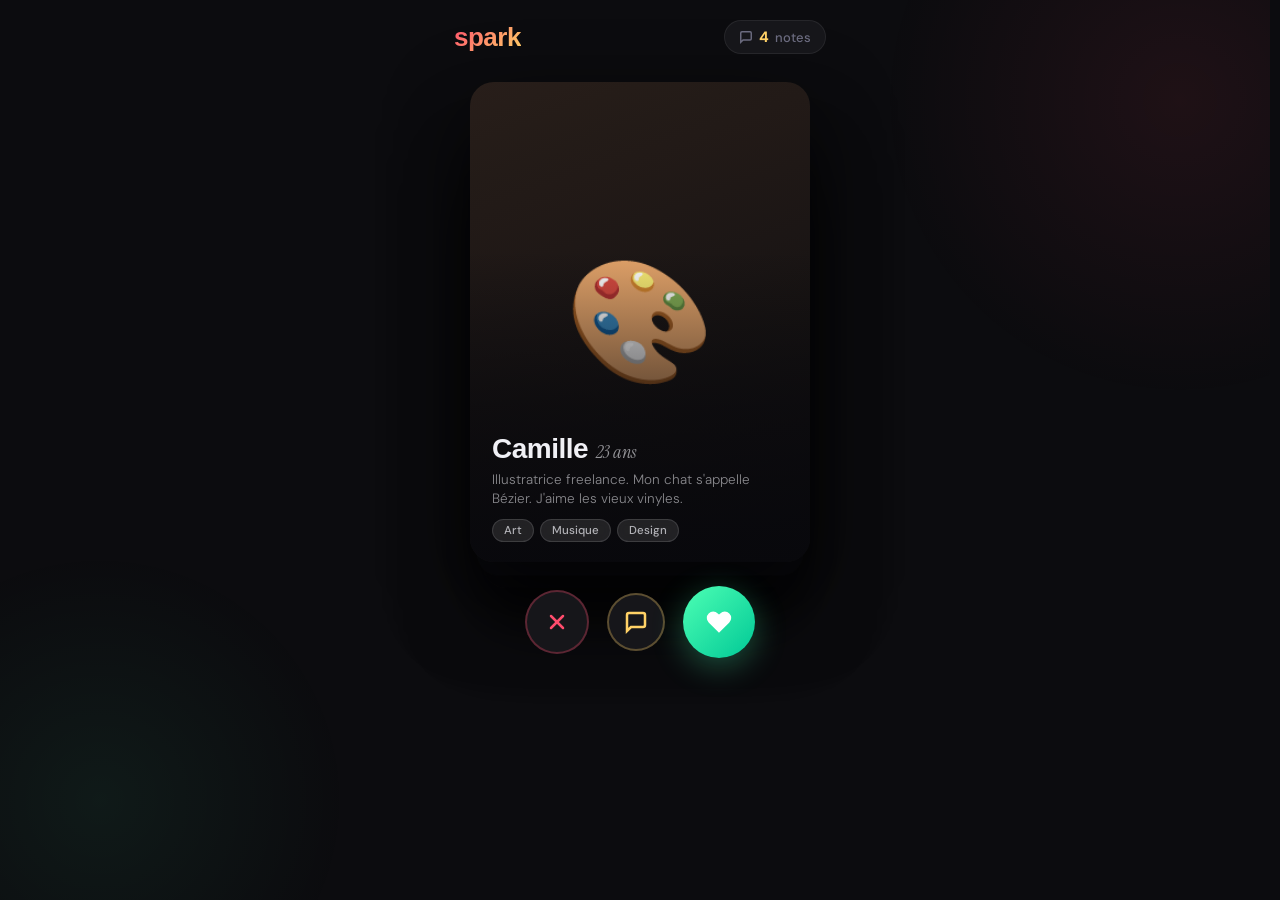
<file: frontend/index.html>
<!DOCTYPE html>
<html lang="fr">
<head>
  <meta charset="UTF-8">
  <meta name="viewport" content="width=device-width, initial-scale=1.0">
  <title>Spark</title>
  <link href="https://api.fontshare.com/v2/css?f[]=clash-display@400,600,700&display=swap" rel="stylesheet">
  <link href="https://fonts.googleapis.com/css2?family=Instrument+Serif:ital@0;1&family=DM+Sans:wght@300;400;500&display=swap" rel="stylesheet">
  <link rel="stylesheet" href="style.css">
</head>
<body>

  <header>
    <div class="logo">spark</div>
    <div class="notes-badge" id="notesBadge" onclick="toggleNotesPanel()">
      <svg width="14" height="14" viewBox="0 0 24 24" fill="none" stroke="currentColor" stroke-width="2.5">
        <path d="M21 15a2 2 0 0 1-2 2H7l-4 4V5a2 2 0 0 1 2-2h14a2 2 0 0 1 2 2z"/>
      </svg>
      <span class="count" id="notesLeft">4</span> notes
    </div>
  </header>

  <div class="stack" id="stack"></div>

  <div class="empty-state" id="emptyState">
    <div class="empty-emoji">🌙</div>
    <div class="empty-title">C'est tout pour aujourd'hui</div>
    <div class="empty-sub">Reviens demain pour de nouveaux profils</div>
  </div>

  <div class="actions" id="actions">
    <button class="action-btn btn-nope" onclick="swipeCard('left')" title="Passer">
      <svg viewBox="0 0 24 24" fill="none" stroke="#ff4d6d" stroke-width="2.5" stroke-linecap="round">
        <line x1="18" y1="6" x2="6" y2="18"/>
        <line x1="6" y1="6" x2="18" y2="18"/>
      </svg>
    </button>
    <button class="action-btn btn-note" onclick="openNoteModal()" title="Envoyer une note" id="noteBtn">
      <svg viewBox="0 0 24 24" fill="none" stroke="#ffd166" stroke-width="2.5" stroke-linecap="round">
        <path d="M21 15a2 2 0 0 1-2 2H7l-4 4V5a2 2 0 0 1 2-2h14a2 2 0 0 1 2 2z"/>
      </svg>
    </button>
    <button class="action-btn btn-like" onclick="swipeCard('right')" title="Liker">
      <svg viewBox="0 0 24 24" fill="white" stroke="none">
        <path d="M20.84 4.61a5.5 5.5 0 0 0-7.78 0L12 5.67l-1.06-1.06a5.5 5.5 0 0 0-7.78 7.78l1.06 1.06L12 21.23l7.78-7.78 1.06-1.06a5.5 5.5 0 0 0 0-7.78z"/>
      </svg>
    </button>
  </div>

  <div class="modal-overlay" id="modalOverlay" onclick="handleOverlayClick(event)">
    <div class="modal">
      <div class="modal-handle"></div>
      <div class="modal-title" id="modalName">Envoyer une note à</div>
      <div class="modal-sub" id="notesRemaining">Il te reste <strong>4</strong> notes aujourd'hui</div>
      <textarea class="note-textarea" id="noteText" placeholder="Dis quelque chose d'authentique..." maxlength="200"></textarea>
      <div class="char-count"><span id="charCount">0</span>/200</div>
      <div class="modal-actions">
        <button class="btn btn-cancel" onclick="closeModal()">Annuler</button>
        <button class="btn btn-send" id="sendBtn" onclick="sendNote()">Envoyer avec le like ❤️</button>
      </div>
    </div>
  </div>

  <div class="notes-panel" id="notesPanel">
    <div class="panel-header">
      <div class="panel-title">Notes envoyées</div>
      <div class="panel-close" onclick="toggleNotesPanel()">
        <svg width="16" height="16" viewBox="0 0 24 24" fill="none" stroke="currentColor" stroke-width="2.5">
          <line x1="18" y1="6" x2="6" y2="18"/>
          <line x1="6" y1="6" x2="18" y2="18"/>
        </svg>
      </div>
    </div>
    <div id="notesList"></div>
  </div>

  <div class="toast-container" id="toastContainer"></div>

  <script src="script.js"></script>
</body>
</html>
</file>
<file: frontend/style.css>
:root {
  --bg: #0c0c0f;
  --surface: #16161a;
  --card-bg: #1e1e24;
  --accent: #ff4d6d;
  --accent2: #4dffb4;
  --accent3: #ffd166;
  --text: #f0f0f5;
  --muted: #6b6b7f;
  --border: rgba(255,255,255,0.07);
  --like: #4dffb4;
  --nope: #ff4d6d;
  --shadow: 0 32px 80px rgba(0,0,0,0.6);
}

* { box-sizing: border-box; margin: 0; padding: 0; }

body {
  background: var(--bg);
  color: var(--text);
  font-family: 'DM Sans', sans-serif;
  height: 100dvh;
  display: flex;
  flex-direction: column;
  align-items: center;
  overflow: hidden;
  position: relative;
}

/* Ambient background */
body::before {
  content: '';
  position: fixed;
  width: 600px; height: 600px;
  background: radial-gradient(circle, rgba(255,77,109,0.08) 0%, transparent 70%);
  top: -200px; right: -200px;
  pointer-events: none;
}
body::after {
  content: '';
  position: fixed;
  width: 500px; height: 500px;
  background: radial-gradient(circle, rgba(77,255,180,0.06) 0%, transparent 70%);
  bottom: -150px; left: -150px;
  pointer-events: none;
}

/* ── HEADER ── */
header {
  width: 100%;
  max-width: 420px;
  padding: 20px 24px 0;
  display: flex;
  justify-content: space-between;
  align-items: center;
  position: relative;
  z-index: 10;
}

.logo {
  font-family: 'Clash Display', sans-serif;
  font-size: 26px;
  font-weight: 700;
  letter-spacing: -0.5px;
  background: linear-gradient(135deg, var(--accent), var(--accent3));
  -webkit-background-clip: text;
  -webkit-text-fill-color: transparent;
}

.notes-badge {
  display: flex;
  align-items: center;
  gap: 6px;
  background: var(--surface);
  border: 1px solid var(--border);
  border-radius: 20px;
  padding: 6px 14px;
  font-size: 13px;
  font-weight: 500;
  color: var(--muted);
  cursor: pointer;
  transition: all .3s;
}
.notes-badge .count {
  color: var(--accent3);
  font-weight: 700;
  font-size: 15px;
}
.notes-badge.pulse {
  border-color: var(--accent3);
  box-shadow: 0 0 12px rgba(255,209,102,0.3);
}

/* ── CARD STACK ── */
.stack {
  position: relative;
  width: 340px;
  height: 480px;
  margin: 28px auto 0;
  flex-shrink: 0;
}

.card {
  position: absolute;
  width: 100%;
  height: 100%;
  border-radius: 24px;
  overflow: hidden;
  cursor: grab;
  user-select: none;
  box-shadow: var(--shadow);
  transform-origin: center bottom;
  transition: transform 0.15s ease;
  will-change: transform;
  touch-action: none;
}
.card:active { cursor: grabbing; }
.card:nth-child(1) { z-index: 3; }
.card:nth-child(2) { z-index: 2; transform: scale(0.96) translateY(14px); }
.card:nth-child(3) { z-index: 1; transform: scale(0.92) translateY(28px); }

.card-gradient {
  position: absolute;
  bottom: 0; left: 0; right: 0;
  height: 65%;
  background: linear-gradient(to top, rgba(8,8,12,0.95) 0%, rgba(8,8,12,0.6) 50%, transparent 100%);
  pointer-events: none;
}

.card-info {
  position: absolute;
  bottom: 0; left: 0; right: 0;
  padding: 24px 22px 20px;
}
.card-name {
  font-family: 'Clash Display', sans-serif;
  font-size: 28px;
  font-weight: 700;
  line-height: 1.1;
  letter-spacing: -0.5px;
}
.card-age {
  font-family: 'Instrument Serif', serif;
  font-style: italic;
  font-size: 18px;
  color: rgba(240,240,245,0.6);
  margin-left: 8px;
}
.card-desc {
  font-size: 13.5px;
  color: rgba(240,240,245,0.55);
  margin-top: 6px;
  font-weight: 300;
  line-height: 1.4;
}
.card-tags {
  display: flex;
  flex-wrap: wrap;
  gap: 6px;
  margin-top: 10px;
}
.tag {
  background: rgba(255,255,255,0.1);
  border: 1px solid rgba(255,255,255,0.12);
  border-radius: 20px;
  padding: 3px 11px;
  font-size: 11.5px;
  font-weight: 500;
  color: rgba(240,240,245,0.7);
  backdrop-filter: blur(4px);
}

/* ── SWIPE INDICATORS ── */
.indicator {
  position: absolute;
  top: 32px;
  padding: 8px 20px;
  border-radius: 12px;
  font-family: 'Clash Display', sans-serif;
  font-size: 22px;
  font-weight: 700;
  letter-spacing: 2px;
  border: 3px solid;
  opacity: 0;
  transition: opacity 0.1s;
  pointer-events: none;
  z-index: 10;
}
.indicator.like {
  right: 20px;
  color: var(--like);
  border-color: var(--like);
  transform: rotate(12deg);
}
.indicator.nope {
  left: 20px;
  color: var(--nope);
  border-color: var(--nope);
  transform: rotate(-12deg);
}

/* ── NOTE MODAL ── */
.modal-overlay {
  position: fixed;
  inset: 0;
  background: rgba(0,0,0,0.7);
  backdrop-filter: blur(8px);
  z-index: 100;
  display: flex;
  align-items: flex-end;
  justify-content: center;
  opacity: 0;
  pointer-events: none;
  transition: opacity 0.3s;
}
.modal-overlay.open {
  opacity: 1;
  pointer-events: all;
}
.modal {
  background: var(--surface);
  border: 1px solid var(--border);
  border-radius: 28px 28px 0 0;
  width: 100%;
  max-width: 420px;
  padding: 28px 24px 40px;
  transform: translateY(100%);
  transition: transform 0.4s cubic-bezier(0.34, 1.56, 0.64, 1);
}
.modal-overlay.open .modal {
  transform: translateY(0);
}
.modal-handle {
  width: 40px; height: 4px;
  background: var(--border);
  border-radius: 99px;
  margin: 0 auto 24px;
}
.modal-title {
  font-family: 'Clash Display', sans-serif;
  font-size: 20px;
  font-weight: 700;
  margin-bottom: 6px;
}
.modal-sub {
  font-size: 13px;
  color: var(--muted);
  margin-bottom: 20px;
}

.note-textarea {
  width: 100%;
  background: var(--card-bg);
  border: 1px solid var(--border);
  border-radius: 16px;
  padding: 16px;
  color: var(--text);
  font-family: 'DM Sans', sans-serif;
  font-size: 15px;
  resize: none;
  height: 110px;
  outline: none;
  transition: border-color .2s;
  line-height: 1.5;
}
.note-textarea:focus { border-color: rgba(255,77,109,0.5); }
.note-textarea::placeholder { color: var(--muted); }

.char-count {
  font-size: 12px;
  color: var(--muted);
  text-align: right;
  margin-top: 6px;
  margin-bottom: 18px;
}
.modal-actions { display: flex; gap: 10px; }

/* ── BUTTONS ── */
.btn {
  flex: 1;
  padding: 15px;
  border-radius: 16px;
  font-family: 'DM Sans', sans-serif;
  font-size: 15px;
  font-weight: 600;
  cursor: pointer;
  border: none;
  transition: all .2s;
}
.btn-cancel {
  background: var(--card-bg);
  color: var(--muted);
  border: 1px solid var(--border);
}
.btn-cancel:hover { background: rgba(255,255,255,0.07); }
.btn-send {
  background: linear-gradient(135deg, var(--accent), #c9184a);
  color: white;
}
.btn-send:hover { transform: translateY(-1px); box-shadow: 0 8px 24px rgba(255,77,109,0.4); }
.btn-send:disabled { opacity: 0.4; pointer-events: none; }

/* ── ACTION BUTTONS ── */
.actions {
  display: flex;
  align-items: center;
  justify-content: center;
  gap: 18px;
  margin-top: 24px;
  position: relative;
  z-index: 5;
}
.action-btn {
  width: 58px; height: 58px;
  border-radius: 50%;
  border: none;
  cursor: pointer;
  display: flex;
  align-items: center;
  justify-content: center;
  transition: all 0.2s cubic-bezier(0.34, 1.56, 0.64, 1);
}
.action-btn:hover { transform: scale(1.1); }
.action-btn:active { transform: scale(0.95); }
.btn-nope {
  background: var(--surface);
  border: 2px solid rgba(255,77,109,0.3);
  width: 64px; height: 64px;
}
.btn-note {
  background: var(--surface);
  border: 2px solid rgba(255,209,102,0.3);
}
.btn-like {
  background: linear-gradient(135deg, #4dffb4, #00c896);
  border: none;
  width: 72px; height: 72px;
  box-shadow: 0 8px 32px rgba(77,255,180,0.3);
}
.action-btn svg { width: 24px; height: 24px; pointer-events: none; }
.btn-like svg  { width: 28px; height: 28px; }

/* ── TOAST ── */
.toast-container {
  position: fixed;
  top: 24px;
  left: 50%;
  transform: translateX(-50%);
  z-index: 200;
  display: flex;
  flex-direction: column;
  gap: 8px;
  pointer-events: none;
}
.toast {
  background: var(--surface);
  border: 1px solid var(--border);
  border-radius: 14px;
  padding: 12px 20px;
  font-size: 14px;
  font-weight: 500;
  white-space: nowrap;
  animation: toastIn .4s cubic-bezier(0.34, 1.56, 0.64, 1) forwards,
             toastOut .3s ease 2.2s forwards;
  opacity: 0;
}
.toast.success { border-color: rgba(77,255,180,0.4); color: var(--accent2); }
.toast.info    { border-color: rgba(255,209,102,0.4); color: var(--accent3); }
.toast.error   { border-color: rgba(255,77,109,0.4);  color: var(--accent);  }

@keyframes toastIn {
  from { opacity: 0; transform: translateY(-12px) scale(0.9); }
  to   { opacity: 1; transform: translateY(0) scale(1); }
}
@keyframes toastOut {
  from { opacity: 1; }
  to   { opacity: 0; }
}

/* ── EMPTY STATE ── */
.empty-state {
  display: none;
  flex-direction: column;
  align-items: center;
  justify-content: center;
  width: 340px;
  height: 480px;
  text-align: center;
}
.empty-state.show { display: flex; }
.empty-emoji { font-size: 64px; margin-bottom: 16px; }
.empty-title {
  font-family: 'Clash Display', sans-serif;
  font-size: 24px;
  font-weight: 700;
  margin-bottom: 8px;
}
.empty-sub { font-size: 14px; color: var(--muted); }

/* ── NOTES PANEL ── */
.notes-panel {
  position: fixed;
  inset: 0;
  z-index: 150;
  background: var(--bg);
  overflow-y: auto;
  padding: 32px 24px 40px;
  max-width: 420px;
  left: 50%;
  transform: translate(calc(100% + 50%), 0);
  transition: transform 0.4s cubic-bezier(0.25, 1, 0.5, 1);
}
.notes-panel.open { transform: translate(-50%, 0); }

.panel-header {
  display: flex;
  align-items: center;
  justify-content: space-between;
  margin-bottom: 28px;
}
.panel-title {
  font-family: 'Clash Display', sans-serif;
  font-size: 22px;
  font-weight: 700;
}
.panel-close {
  width: 36px; height: 36px;
  background: var(--surface);
  border: 1px solid var(--border);
  border-radius: 50%;
  cursor: pointer;
  display: flex; align-items: center; justify-content: center;
}

.note-item {
  background: var(--surface);
  border: 1px solid var(--border);
  border-radius: 18px;
  padding: 16px 18px;
  margin-bottom: 12px;
}
.note-item-name { font-weight: 600; font-size: 15px; margin-bottom: 6px; }
.note-item-text { font-size: 14px; color: rgba(240,240,245,0.6); line-height: 1.5; }
.note-item-time { font-size: 12px; color: var(--muted); margin-top: 8px; }

.no-notes {
  text-align: center;
  color: var(--muted);
  font-size: 14px;
  margin-top: 60px;
}
</file>
